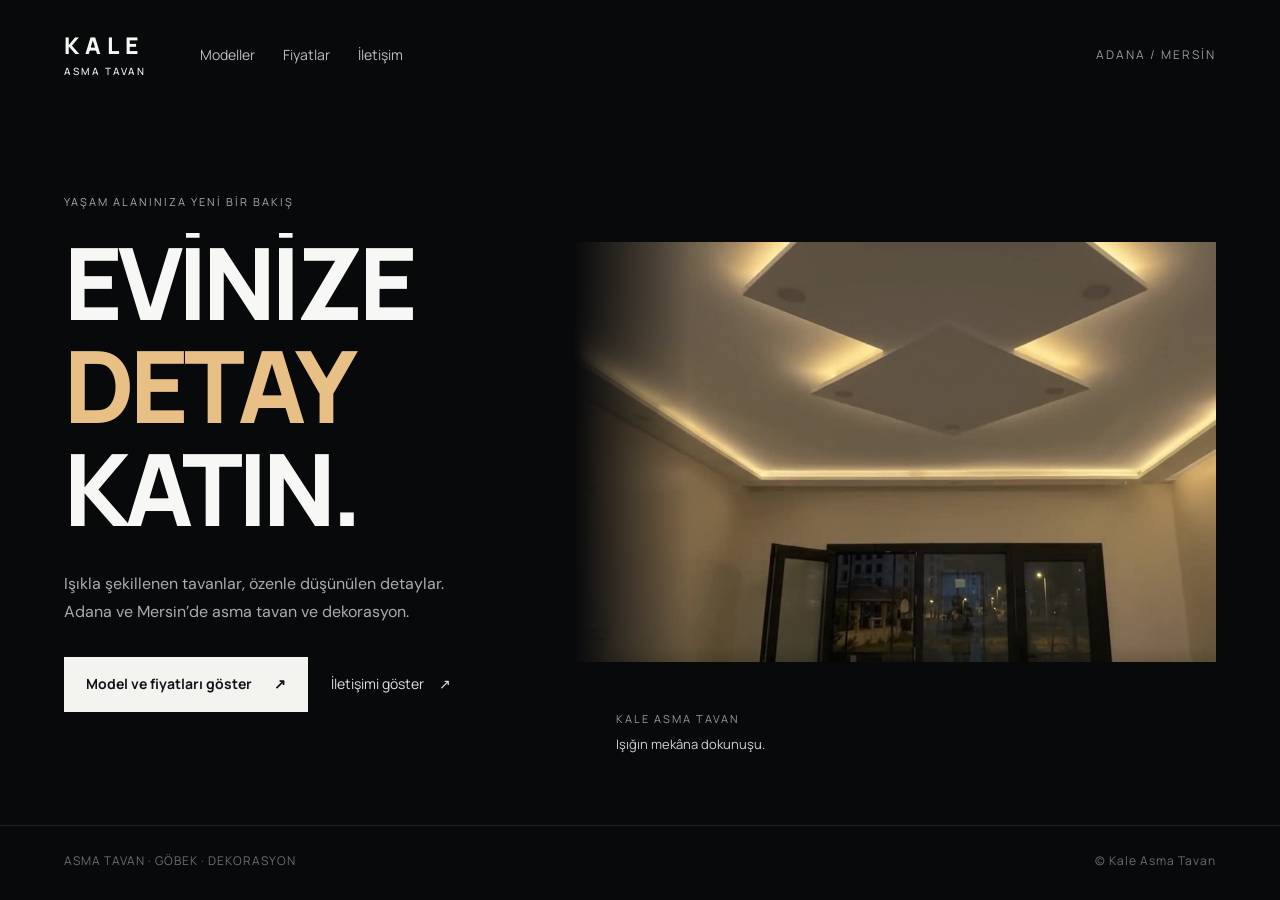
<file: index.html>
<!doctype html>
<html lang="tr"><head><meta charset="utf-8"><meta name="viewport" content="width=device-width,initial-scale=1"><title>Adana & Mersin | Kale Asma Tavan</title><meta name="description" content="Adana ve Mersin'de asma tavan. Asma tavan, göbek ve elektrik tesisatı anahtar teslim oda başı 25.000 TL. Modellerimizi inceleyin, Kale Asma Tavan'a WhatsApp üzerinden ulaşın."><link rel="icon" type="image/svg+xml" href="data:image/svg+xml,%3Csvg xmlns='http://www.w3.org/2000/svg' viewBox='0 0 40 40'%3E%3Crect width='40' height='40' rx='8' fill='%23182024'/%3E%3Cpath d='M9 29V11h6v7l10-7h7L19 21l13 8h-8l-9-6v6z' fill='%23edbd74'/%3E%3C/svg%3E"><link rel="stylesheet" href="/style.css"><link rel="stylesheet" href="/cinema.css?v=8"></head>
<body class="cinema-page"><header class="cinema-header"><div class="header-left"><a class="cinema-brand" href="/" aria-label="Kale Asma Tavan ana sayfa">KALE<span>ASMA TAVAN</span></a><nav aria-label="Ana menü"><a href="/modeller/#modeller">Modeller</a><a href="/modeller/#fiyatlar">Fiyatlar</a><a href="/iletisim/">İletişim</a></nav></div><span class="cinema-location">ADANA / MERSİN</span></header><main class="cinema-main"><div class="cinema-copy"><p class="cinema-eyebrow">YAŞAM ALANINIZA YENİ BİR BAKIŞ</p><h1 aria-label="Evinize detay katın."><span class="word-line"><span>EVİNİZE</span></span><span class="word-line"><span>DETAY</span></span><span class="word-line"><span>KATIN.</span></span></h1><p class="cinema-description">Işıkla şekillenen tavanlar, özenle düşünülen detaylar.<br>Adana ve Mersin’de asma tavan ve dekorasyon.</p><div class="cinema-actions"><a class="cinema-button" href="/modeller/">Model ve fiyatları göster <span>↗</span></a><a class="cinema-contact" href="/iletisim/">İletişimi göster <span>↗</span></a></div></div><div class="cinema-media"><video id="ceiling-film" autoplay muted loop playsinline preload="auto" webkit-playsinline poster="/assets/ceiling-poster.jpg" aria-label="Işıkları açılan asma tavan tanıtım videosu"><source src="/assets/ceiling-intro.mp4?v=8" type="video/mp4"></video><div class="film-bottom"><span>KALE ASMA TAVAN <small>Işığın mekâna dokunuşu.</small></span></div></div></main><footer class="cinema-footer"><span>ASMA TAVAN · GÖBEK · DEKORASYON</span><span>© Kale Asma Tavan</span></footer><script src="/cinema.js?v=8"></script></body></html>
</file>
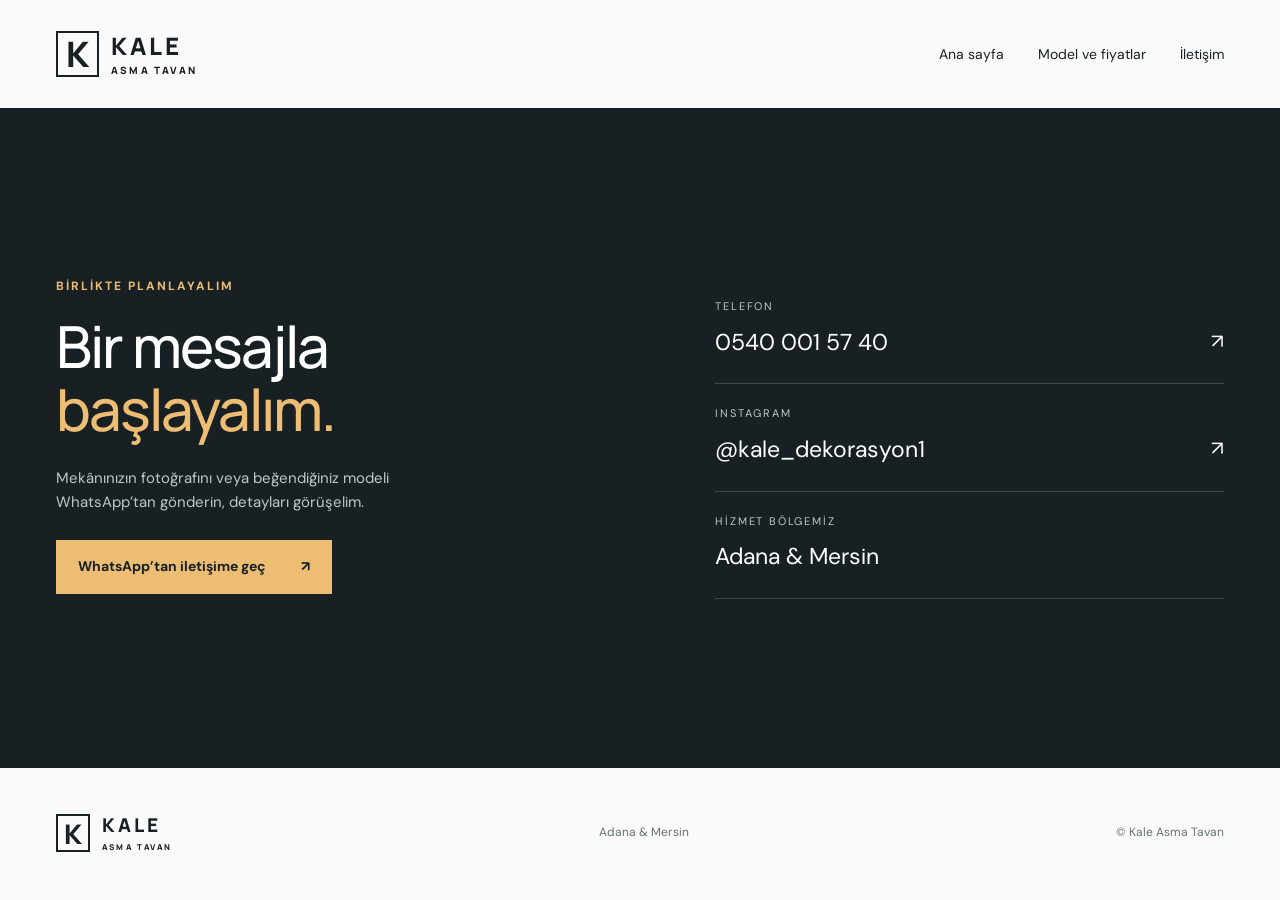
<file: iletisim/index.html>
<!doctype html>
<html lang="tr"><head><meta charset="utf-8"><meta name="viewport" content="width=device-width,initial-scale=1"><title>İletişim | Kale Asma Tavan</title><meta name="description" content="Adana ve Mersin'de asma tavan. Asma tavan, göbek ve elektrik tesisatı anahtar teslim oda başı 25.000 TL. Modellerimizi inceleyin, Kale Asma Tavan'a WhatsApp üzerinden ulaşın."><link rel="icon" type="image/svg+xml" href="data:image/svg+xml,%3Csvg xmlns='http://www.w3.org/2000/svg' viewBox='0 0 40 40'%3E%3Crect width='40' height='40' rx='8' fill='%23182024'/%3E%3Cpath d='M9 29V11h6v7l10-7h7L19 21l13 8h-8l-9-6v6z' fill='%23edbd74'/%3E%3C/svg%3E"><link rel="stylesheet" href="/style.css"></head>
<body class="inner-page"><header class="header wrap"><a href="/" class="brand" aria-label="Kale Asma Tavan ana sayfa"><span class="mark">K</span><span>KALE<small>ASMA TAVAN</small></span></a><nav aria-label="Ana menü"><a href="/">Ana sayfa</a><a href="/modeller/">Model ve fiyatlar</a><a href="/iletisim/">İletişim</a></nav></header><main><section id="iletisim" class="contact"><div class="wrap contact-grid"><div><p class="eyebrow">BİRLİKTE PLANLAYALIM</p><h1>Bir mesajla<br><em>başlayalım.</em></h1><p>Mekânınızın fotoğrafını veya beğendiğiniz modeli<br class="desktop"> WhatsApp’tan gönderin, detayları görüşelim.</p><a class="button primary" href="https://wa.me/905400015740?text=Merhaba%2C%20asma%20tavan%20i%C3%A7in%20bilgi%20almak%20istiyorum." target="_blank" rel="noopener">WhatsApp’tan iletişime geç <span>↗</span></a></div><div class="contact-details"><a href="tel:+905400015740"><span>TELEFON</span><strong>0540 001 57 40</strong><b>↗</b></a><a href="https://www.instagram.com/kale_dekorasyon1/" target="_blank" rel="noopener"><span>INSTAGRAM</span><strong>@kale_dekorasyon1</strong><b>↗</b></a><div><span>HİZMET BÖLGEMİZ</span><strong>Adana & Mersin</strong></div></div></div></section></main><footer class="wrap"><a href="/" class="brand" aria-label="Kale Asma Tavan ana sayfa"><span class="mark">K</span><span>KALE<small>ASMA TAVAN</small></span></a><p>Adana & Mersin</p><span>© Kale Asma Tavan</span></footer><script src="/app.js"></script></body></html>
</file>
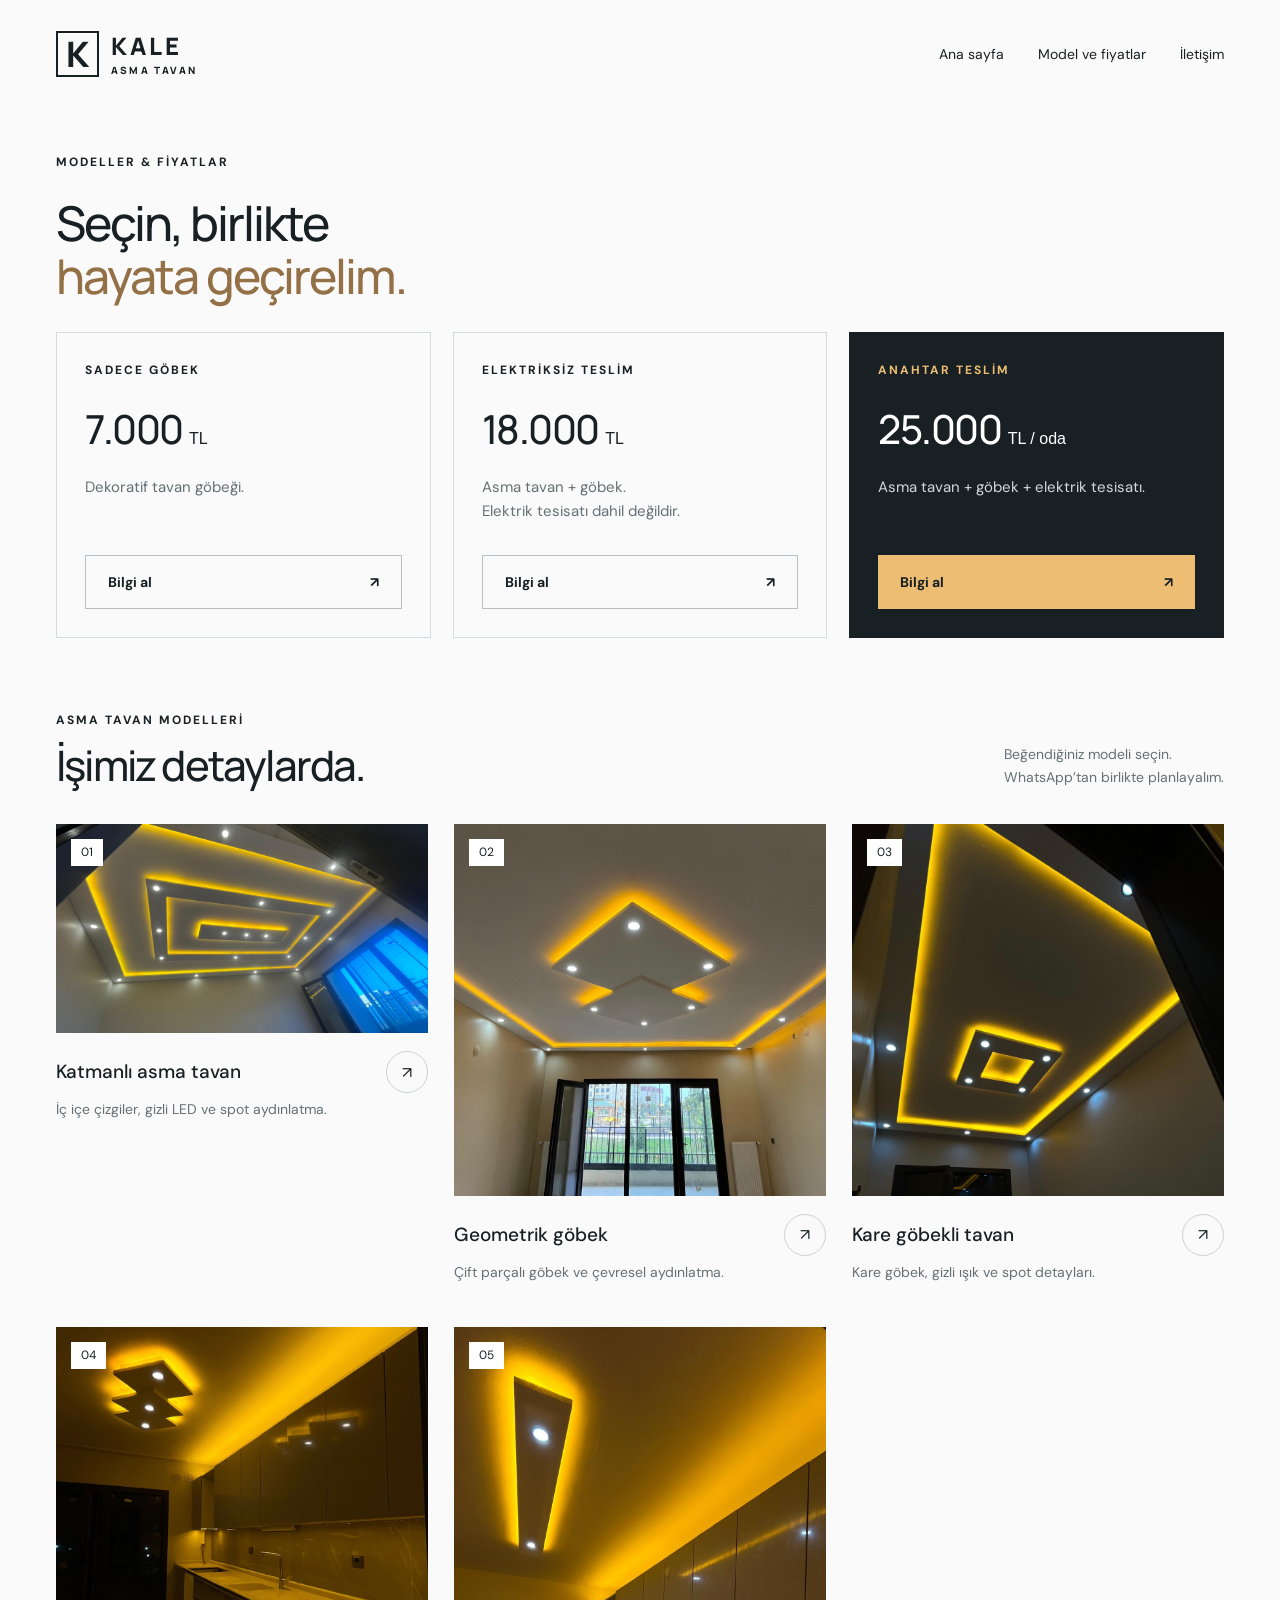
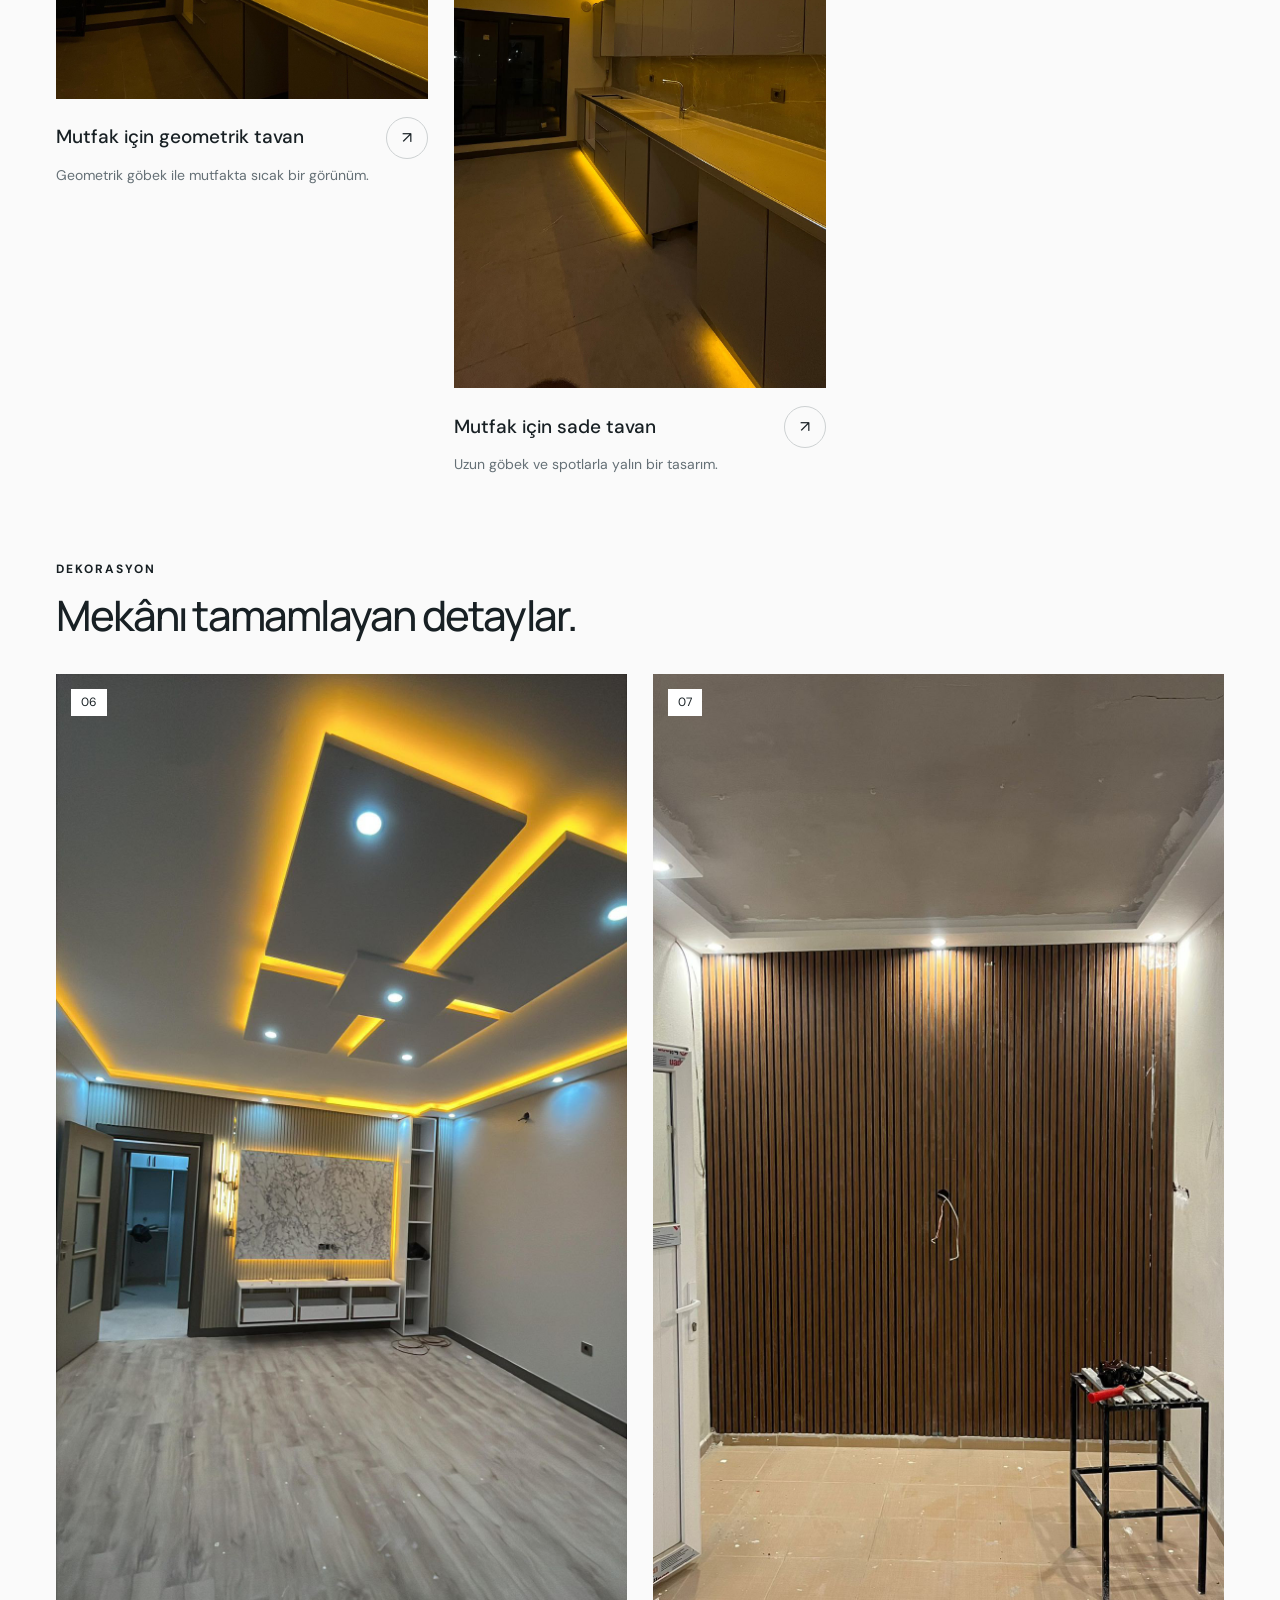
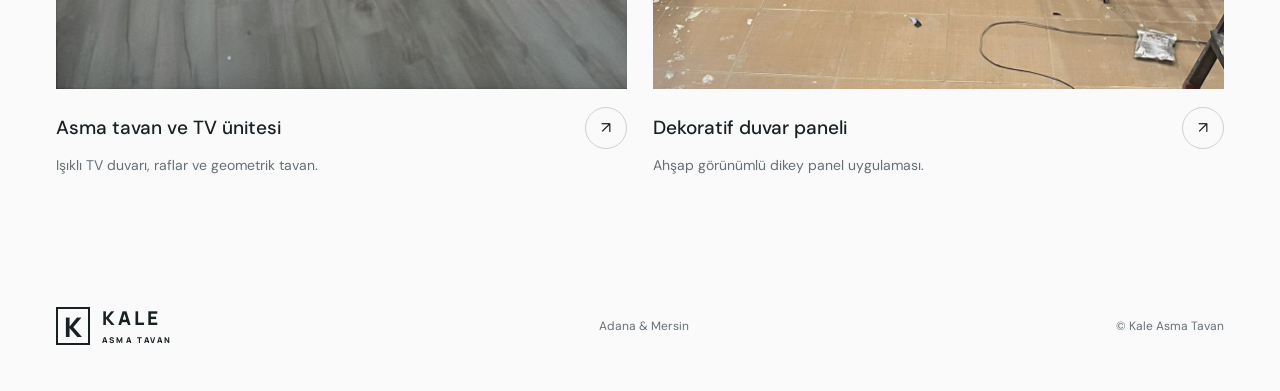
<file: modeller/index.html>
<!doctype html>
<html lang="tr"><head><meta charset="utf-8"><meta name="viewport" content="width=device-width,initial-scale=1"><title>Model ve fiyatlar | Kale Asma Tavan</title><meta name="description" content="Adana ve Mersin'de asma tavan. Asma tavan, göbek ve elektrik tesisatı anahtar teslim oda başı 25.000 TL. Modellerimizi inceleyin, Kale Asma Tavan'a WhatsApp üzerinden ulaşın."><link rel="icon" type="image/svg+xml" href="data:image/svg+xml,%3Csvg xmlns='http://www.w3.org/2000/svg' viewBox='0 0 40 40'%3E%3Crect width='40' height='40' rx='8' fill='%23182024'/%3E%3Cpath d='M9 29V11h6v7l10-7h7L19 21l13 8h-8l-9-6v6z' fill='%23edbd74'/%3E%3C/svg%3E"><link rel="stylesheet" href="/style.css"></head>
<body class="inner-page"><header class="header wrap"><a href="/" class="brand" aria-label="Kale Asma Tavan ana sayfa"><span class="mark">K</span><span>KALE<small>ASMA TAVAN</small></span></a><nav aria-label="Ana menü"><a href="/">Ana sayfa</a><a href="/modeller/">Model ve fiyatlar</a><a href="/iletisim/">İletişim</a></nav></header><main><section class="price-page wrap"><div><p class="eyebrow">MODELLER & FİYATLAR</p><h1>Seçin, birlikte<br><em>hayata geçirelim.</em></h1></div></section><section id="fiyatlar" class="pricing-grid wrap" aria-label="Fiyat seçenekleri"><article class="pricing-card"><p class="eyebrow">SADECE GÖBEK</p><h2>7.000 <small>TL</small></h2><p>Dekoratif tavan göbeği.</p><a class="button secondary" href="https://wa.me/905400015740?text=Merhaba%2C%207.000%20TL%20sadece%20g%C3%B6bek%20uygulamas%C4%B1%20hakk%C4%B1nda%20bilgi%20almak%20istiyorum." target="_blank" rel="noopener">Bilgi al <span>↗</span></a></article><article class="pricing-card"><p class="eyebrow">ELEKTRİKSİZ TESLİM</p><h2>18.000 <small>TL</small></h2><p>Asma tavan + göbek.<br>Elektrik tesisatı dahil değildir.</p><a class="button secondary" href="https://wa.me/905400015740?text=Merhaba%2C%2018.000%20TL%20elektriksiz%20teslim%20paketi%20hakk%C4%B1nda%20bilgi%20almak%20istiyorum." target="_blank" rel="noopener">Bilgi al <span>↗</span></a></article><article class="pricing-card featured"><p class="eyebrow">ANAHTAR TESLİM</p><h2>25.000 <small>TL / oda</small></h2><p>Asma tavan + göbek + elektrik tesisatı.</p><a class="button primary" href="https://wa.me/905400015740?text=Merhaba%2C%20oda%20ba%C5%9F%C4%B1%2025.000%20TL%20anahtar%20teslim%20paket%20hakk%C4%B1nda%20bilgi%20almak%20istiyorum." target="_blank" rel="noopener">Bilgi al <span>↗</span></a></article></section><section id="modeller" class="models wrap"><div class="section-head"><div><p class="eyebrow">ASMA TAVAN MODELLERİ</p><h2>İşimiz detaylarda.</h2></div><p>Beğendiğiniz modeli seçin.<br>WhatsApp’tan birlikte planlayalım.</p></div><div class="gallery"><article class="model"><a class="model-photo" href="/assets/kale-01.jpg" target="_blank" rel="noopener" aria-label="Katmanlı asma tavan fotoğrafını büyük aç"><img src="/assets/kale-01.jpg" alt="Katmanlı asma tavan — Kale Asma Tavan" loading="lazy"><span>01</span></a><div class="model-title"><h3>Katmanlı asma tavan</h3><a data-model="Katmanlı asma tavan" href="https://wa.me/905400015740?text=Merhaba%2C%20Katmanl%C4%B1%20asma%20tavan%20hakk%C4%B1nda%20bilgi%20almak%20istiyorum." target="_blank" rel="noopener" aria-label="Katmanlı asma tavan için WhatsApp’tan bilgi al">↗</a></div><p>İç içe çizgiler, gizli LED ve spot aydınlatma.</p></article><article class="model"><a class="model-photo" href="/assets/kale-02.jpg" target="_blank" rel="noopener" aria-label="Geometrik göbek fotoğrafını büyük aç"><img src="/assets/kale-02.jpg" alt="Geometrik göbek — Kale Asma Tavan" loading="lazy"><span>02</span></a><div class="model-title"><h3>Geometrik göbek</h3><a data-model="Geometrik göbek" href="https://wa.me/905400015740?text=Merhaba%2C%20Geometrik%20g%C3%B6bek%20hakk%C4%B1nda%20bilgi%20almak%20istiyorum." target="_blank" rel="noopener" aria-label="Geometrik göbek için WhatsApp’tan bilgi al">↗</a></div><p>Çift parçalı göbek ve çevresel aydınlatma.</p></article><article class="model"><a class="model-photo" href="/assets/kale-03.jpg" target="_blank" rel="noopener" aria-label="Kare göbekli tavan fotoğrafını büyük aç"><img src="/assets/kale-03.jpg" alt="Kare göbekli tavan — Kale Asma Tavan" loading="lazy"><span>03</span></a><div class="model-title"><h3>Kare göbekli tavan</h3><a data-model="Kare göbekli tavan" href="https://wa.me/905400015740?text=Merhaba%2C%20Kare%20g%C3%B6bekli%20tavan%20hakk%C4%B1nda%20bilgi%20almak%20istiyorum." target="_blank" rel="noopener" aria-label="Kare göbekli tavan için WhatsApp’tan bilgi al">↗</a></div><p>Kare göbek, gizli ışık ve spot detayları.</p></article><article class="model"><a class="model-photo" href="/assets/kale-04.jpg" target="_blank" rel="noopener" aria-label="Mutfak için geometrik tavan fotoğrafını büyük aç"><img src="/assets/kale-04.jpg" alt="Mutfak için geometrik tavan — Kale Asma Tavan" loading="lazy"><span>04</span></a><div class="model-title"><h3>Mutfak için geometrik tavan</h3><a data-model="Mutfak için geometrik tavan" href="https://wa.me/905400015740?text=Merhaba%2C%20Mutfak%20i%C3%A7in%20geometrik%20tavan%20hakk%C4%B1nda%20bilgi%20almak%20istiyorum." target="_blank" rel="noopener" aria-label="Mutfak için geometrik tavan için WhatsApp’tan bilgi al">↗</a></div><p>Geometrik göbek ile mutfakta sıcak bir görünüm.</p></article><article class="model"><a class="model-photo" href="/assets/kale-05.jpg" target="_blank" rel="noopener" aria-label="Mutfak için sade tavan fotoğrafını büyük aç"><img src="/assets/kale-05.jpg" alt="Mutfak için sade tavan — Kale Asma Tavan" loading="lazy"><span>05</span></a><div class="model-title"><h3>Mutfak için sade tavan</h3><a data-model="Mutfak için sade tavan" href="https://wa.me/905400015740?text=Merhaba%2C%20Mutfak%20i%C3%A7in%20sade%20tavan%20hakk%C4%B1nda%20bilgi%20almak%20istiyorum." target="_blank" rel="noopener" aria-label="Mutfak için sade tavan için WhatsApp’tan bilgi al">↗</a></div><p>Uzun göbek ve spotlarla yalın bir tasarım.</p></article></div></section><section class="models wrap additional"><div class="section-head"><div><p class="eyebrow">DEKORASYON</p><h2>Mekânı tamamlayan detaylar.</h2></div></div><div class="gallery decor-gallery"><article class="model"><a class="model-photo" href="/assets/kale-06.jpg" target="_blank" rel="noopener" aria-label="Asma tavan ve TV ünitesi fotoğrafını büyük aç"><img src="/assets/kale-06.jpg" alt="Asma tavan ve TV ünitesi — Kale Asma Tavan" loading="lazy"><span>06</span></a><div class="model-title"><h3>Asma tavan ve TV ünitesi</h3><a data-model="Asma tavan ve TV ünitesi" href="https://wa.me/905400015740?text=Merhaba%2C%20Asma%20tavan%20ve%20TV%20%C3%BCnitesi%20hakk%C4%B1nda%20bilgi%20almak%20istiyorum." target="_blank" rel="noopener" aria-label="Asma tavan ve TV ünitesi için WhatsApp’tan bilgi al">↗</a></div><p>Işıklı TV duvarı, raflar ve geometrik tavan.</p></article><article class="model"><a class="model-photo" href="/assets/kale-07.jpg" target="_blank" rel="noopener" aria-label="Dekoratif duvar paneli fotoğrafını büyük aç"><img src="/assets/kale-07.jpg" alt="Dekoratif duvar paneli — Kale Asma Tavan" loading="lazy"><span>07</span></a><div class="model-title"><h3>Dekoratif duvar paneli</h3><a data-model="Dekoratif duvar paneli" href="https://wa.me/905400015740?text=Merhaba%2C%20Dekoratif%20duvar%20paneli%20hakk%C4%B1nda%20bilgi%20almak%20istiyorum." target="_blank" rel="noopener" aria-label="Dekoratif duvar paneli için WhatsApp’tan bilgi al">↗</a></div><p>Ahşap görünümlü dikey panel uygulaması.</p></article></div></section></main><footer class="wrap"><a href="/" class="brand" aria-label="Kale Asma Tavan ana sayfa"><span class="mark">K</span><span>KALE<small>ASMA TAVAN</small></span></a><p>Adana & Mersin</p><span>© Kale Asma Tavan</span></footer><script src="/app.js"></script></body></html>
</file>
<file: style.css>
@import url('https://fonts.googleapis.com/css2?family=DM+Sans:wght@400;500;600;700&family=Manrope:wght@400;500;600;700;800&display=swap');
:root{--ink:#182024;--muted:#657076;--paper:#fafafa;--gold:#edbd74}*{box-sizing:border-box}html{scroll-behavior:smooth;scroll-padding-top:25px}body{margin:0;color:var(--ink);background:var(--paper);font-family:'DM Sans',Arial,sans-serif;font-size:16px;line-height:1.6}a{color:inherit;text-decoration:none}a:focus-visible{outline:3px solid #b07326;outline-offset:5px}img{display:block;width:100%;height:100%;object-fit:cover}.wrap{max-width:1320px;width:calc(100% - 112px);margin:auto}.header{height:108px;display:flex;align-items:center;justify-content:space-between}.brand{display:flex;gap:12px;align-items:center;font-family:Manrope,Arial,sans-serif;font-size:24px;font-weight:800;letter-spacing:3px;line-height:1.15}.brand small{font-size:10px;letter-spacing:2.2px;display:block;margin-top:5px}.mark{width:43px;height:46px;border:2px solid currentColor;display:grid;place-items:center;font-size:35px;letter-spacing:-4px;padding-right:4px;line-height:1}nav{display:flex;gap:34px;font-size:14px}.header-phone{font-size:14px;font-weight:700;display:flex;gap:22px}.hero{display:grid;grid-template-columns:1fr 1.05fr;min-height:638px;gap:40px;padding-bottom:36px}.hero-copy{padding-top:42px;display:flex;flex-direction:column}.eyebrow{font-size:12px;font-weight:700;letter-spacing:2px;display:flex;align-items:center;gap:10px;margin:0 0 25px}.eyebrow span{width:20px;height:1px;background:currentColor}h1{font-family:Manrope,Arial,sans-serif;font-size:clamp(48px,5.5vw,78px);font-weight:500;line-height:1.09;letter-spacing:-4px;margin:0 0 25px}h1 em{font-style:normal;color:#947047}.intro{max-width:390px;color:var(--muted);margin:0 0 29px;line-height:1.8}.actions{display:flex;align-items:center;gap:26px}.button{display:inline-flex;align-items:center;justify-content:space-between;gap:35px;min-height:54px;padding:14px 22px;font-size:14px;font-weight:700}.primary{background:var(--gold);color:var(--ink);transition:background .2s}.primary:hover{background:#e6aa55}.text-link{font-size:14px;border-bottom:1px solid #c7cbcd;padding:8px 0}.hero-note{display:flex;justify-content:space-between;border-top:1px solid #dce0e1;padding-top:17px;margin-top:auto;font-size:12px;color:var(--muted);gap:15px}.hero-note span:first-child{font-weight:700;letter-spacing:1px}.hero-visual{position:relative;min-height:600px;overflow:hidden;background:#343a3c}.hero-visual:after{content:'';position:absolute;inset:0;background:linear-gradient(0deg,rgba(0,0,0,.68),transparent 65%)}.hero-visual img{position:absolute;inset:0}.photo-caption{position:absolute;bottom:36px;left:34px;color:white;z-index:1}.photo-caption>span{font-size:11px;letter-spacing:2px}.photo-caption strong{font-family:Manrope,Arial,sans-serif;display:block;font-size:28px;line-height:1.35;font-weight:500;margin:12px 0}.photo-caption small{font-size:12px;color:#e0e3e4}.vertical-label{position:absolute;right:17px;top:25px;writing-mode:vertical-rl;font-size:10px;letter-spacing:3px;color:white;z-index:1}.models{padding-top:73px;padding-bottom:80px}.section-head{display:flex;justify-content:space-between;align-items:end;margin-bottom:33px;gap:28px}.section-head .eyebrow{margin-bottom:10px}h2{font-family:Manrope,Arial,sans-serif;font-weight:500;font-size:42px;line-height:1.22;letter-spacing:-1.8px;margin:0}.section-head>p{font-size:14px;color:var(--muted);margin:0 0 3px}.gallery{display:grid;grid-template-columns:repeat(3,1fr);gap:26px}.model-photo{height:290px;position:relative;overflow:hidden;background:#ddd}.model-photo img{transition:transform .4s}.model:hover img{transform:scale(1.035)}.model-photo>span{position:absolute;top:15px;left:15px;background:white;padding:4px 10px;font-size:12px}.model-title{display:flex;justify-content:space-between;align-items:center;gap:10px;padding-top:18px}.model-title h3{font-size:19px;font-weight:500;margin:0}.model-title a{border:1px solid #cdd1d2;border-radius:50%;width:42px;height:42px;display:grid;place-items:center}.model-title a:hover{background:var(--gold)}.model p{color:var(--muted);font-size:14px;margin:5px 0}.example-note{font-size:12px;color:var(--muted);margin:28px 0 0}.contact{background:var(--ink);color:white;padding:68px 0}.contact-grid{display:grid;grid-template-columns:1.1fr 1fr;gap:100px}.contact .eyebrow{color:var(--gold);margin-bottom:18px}.contact h2{font-size:46px}.contact p:not(.eyebrow){font-size:15px;color:#bfc7cb;margin:20px 0 26px}.contact-details>div,.contact-details>a{display:block;position:relative;padding:21px 30px 23px 0;border-bottom:1px solid #41484c}.contact-details span{font-size:11px;letter-spacing:1.8px;color:#bfc7cb;display:block;margin-bottom:8px}.contact-details strong{font-size:23px;font-weight:400;overflow-wrap:anywhere}.contact-details b{position:absolute;right:0;top:48px;font-size:20px;font-weight:400}footer{min-height:130px;display:flex;justify-content:space-between;align-items:center;gap:20px}footer .brand{font-size:19px}footer .mark{width:34px;height:38px;font-size:27px}footer .brand small{font-size:8px}footer p,footer>span{color:var(--muted);font-size:12px}@media(min-width:1500px){.hero{min-height:700px}.hero-visual{min-height:650px}}@media(max-width:1000px){.wrap{width:calc(100% - 48px)}.hero{gap:25px}.hero-copy{padding-top:25px}h1{letter-spacing:-2.5px}.actions{gap:15px;flex-wrap:wrap}.hero-note{margin-top:30px;flex-wrap:wrap}.hero-visual{min-height:570px}.contact-grid{gap:45px}.model-photo{height:240px}}@media(max-width:650px){.wrap{width:calc(100% - 36px)}.header{height:86px}.brand{font-size:21px}.header-phone{display:none}nav{gap:19px}.hero{grid-template-columns:1fr;gap:24px;padding-bottom:0}.hero-copy{padding-top:19px}h1{font-size:58px;line-height:1.06}h1 br:last-of-type{display:none}.eyebrow{margin-bottom:21px}.intro{font-size:16px;max-width:100%}.hero-note{display:none}.hero-visual{min-height:430px}.hero .actions{margin-bottom:8px;gap:20px}.photo-caption strong{font-size:26px}.models{padding-top:57px;padding-bottom:48px}.section-head{display:block}.section-head>p{margin-top:16px}h2{font-size:35px}.gallery{grid-template-columns:1fr;gap:30px}.model-photo{height:320px}.contact{padding:46px 0}.contact-grid{grid-template-columns:1fr;gap:20px}.contact h2{font-size:39px}.contact-details strong{font-size:22px}footer{flex-wrap:wrap;padding-top:28px;padding-bottom:28px}footer p{display:none}.desktop{display:none}}@media(prefers-reduced-motion:reduce){html{scroll-behavior:auto}*{transition:none!important}}

.price-offer{border-left:3px solid var(--gold);padding:4px 0 4px 19px;margin:0 0 27px}.price-offer>span{font-size:11px;letter-spacing:2px;font-weight:700}.price-offer strong{display:block;font-family:Manrope,Arial,sans-serif;font-size:42px;line-height:1.4;letter-spacing:-1px}.price-offer small{font-family:Arial,sans-serif;font-size:16px;font-weight:400;letter-spacing:0;color:var(--muted)}.price-offer p{font-size:14px;margin:3px 0 0;color:var(--muted)}.hero-note{margin-top:28px}.hero-visual{min-height:700px}.hero-visual img{object-position:center 35%}.model-photo{display:block;height:330px}.model-photo img{object-position:center 30%}.gallery{row-gap:38px}.additional{padding-top:0}.decor-gallery{grid-template-columns:repeat(2,1fr)}.decor-gallery .model-photo{height:510px}.contact-price strong{color:var(--gold);font-size:20px}.hero-copy{padding-top:20px}@media(max-width:1000px){.price-offer strong{font-size:34px}.hero-visual{min-height:700px}.model-photo{height:290px}}@media(max-width:650px){.hero-visual{min-height:460px}.price-offer strong{font-size:40px}.hero-note{display:none}.model-photo{height:380px}.decor-gallery{grid-template-columns:1fr}.decor-gallery .model-photo{height:500px}.additional h2{font-size:32px}.hero-copy{padding-top:19px}}

.location-label{font-size:12px;letter-spacing:2px;color:var(--muted)}.intro-page{display:grid;grid-template-columns:1fr 1fr;gap:65px;align-items:center;min-height:calc(100svh - 240px);padding-top:20px;padding-bottom:45px}.intro-copy h1{font-size:clamp(48px,5vw,72px)}.intro-copy .intro{max-width:440px;margin-top:26px}.intro-actions{display:flex;flex-direction:column;gap:13px;max-width:365px}.intro-actions .button{min-height:60px;font-size:16px}.secondary{border:1px solid #b9bfc2;background:transparent}.secondary:hover{background:#edf0f1}.intro-video{margin:0;position:relative;height:620px;background:var(--ink);overflow:hidden}.intro-video video{width:100%;height:100%;display:block;object-fit:cover;object-position:center 30%}.intro-video:after{content:'';position:absolute;inset:50% 0 0;background:linear-gradient(transparent,rgba(0,0,0,.8));pointer-events:none}.intro-video figcaption{position:absolute;bottom:30px;left:30px;right:30px;color:white;z-index:1}.intro-video figcaption>span{font-size:11px;letter-spacing:2px}.intro-video figcaption strong{display:block;font-size:26px;font-weight:500;margin:10px 0}.intro-video figcaption small{font-size:13px;color:#ddd}.price-page{display:grid;grid-template-columns:1fr 1fr;gap:50px;align-items:center;padding-top:45px;padding-bottom:35px;border-bottom:1px solid #dce0e1}.price-page h1{font-size:48px;letter-spacing:-2px;margin-bottom:20px}.price-page .price-offer{margin:0 0 20px}.price-page .text-link{display:inline-block;margin-top:15px}.inner-page .contact{min-height:calc(100svh - 240px);display:flex;align-items:center}.inner-page .contact h1{font-size:58px;letter-spacing:-2px}.inner-page .contact h1 em{color:var(--gold)}.inner-page nav{flex-wrap:wrap;justify-content:flex-end}.home-page footer{border-top:1px solid #e1e4e5}@media(max-width:1000px){.intro-page{gap:32px}.intro-video{height:590px}.intro-copy h1{font-size:53px}.price-page h1{font-size:40px}}@media(max-width:650px){.intro-page{grid-template-columns:1fr;gap:30px;padding-top:25px}.intro-copy h1{font-size:54px;letter-spacing:-2px}.intro-actions{max-width:none}.intro-video{height:390px}.location-label{font-size:10px;letter-spacing:1px}.price-page{grid-template-columns:1fr;gap:16px;padding-top:30px}.inner-page .header{height:auto;min-height:100px;gap:20px;align-items:center}.inner-page nav{gap:12px;font-size:13px;max-width:195px}.price-page h1{font-size:40px}.inner-page .contact h1{font-size:45px}.intro-video figcaption{left:24px;bottom:24px}.intro-video figcaption strong{font-size:24px}}

.price-page{display:block;border-bottom:0;padding-bottom:10px}.pricing-grid{display:grid;grid-template-columns:repeat(3,1fr);gap:22px}.pricing-card{padding:28px;border:1px solid #d5dadd;display:flex;flex-direction:column}.pricing-card h2{font-size:40px;letter-spacing:-1.5px}.pricing-card h2 small{font-family:Arial,sans-serif;font-size:16px;letter-spacing:0;font-weight:400}.pricing-card>p:not(.eyebrow){color:var(--muted);font-size:15px;min-height:55px;margin:21px 0 25px}.pricing-card .button{margin-top:auto}.pricing-card.featured{background:var(--ink);color:white;border-color:var(--ink)}.pricing-card.featured>p:not(.eyebrow){color:#d2d8dc}.pricing-card.featured .eyebrow{color:var(--gold)}@media(max-width:950px){.pricing-grid{gap:14px}.pricing-card{padding:20px}.pricing-card h2{font-size:32px}.pricing-card .eyebrow{font-size:11px;letter-spacing:1px}}@media(max-width:650px){.pricing-grid{grid-template-columns:1fr}.pricing-card{padding:27px}.pricing-card h2{font-size:40px}.pricing-card>p:not(.eyebrow){min-height:0}.price-page h1{margin-bottom:30px}}

/* Preserve complete original photographs on every page. */
.model-photo,.decor-gallery .model-photo{height:auto;overflow:visible;background:transparent}.model-photo img{height:auto;object-fit:contain;object-position:center;transform:none}.model:hover img{transform:none}.intro-video{height:auto;overflow:visible}.intro-video img{height:auto;object-fit:contain}.gallery{align-items:start}
</file>
<file: cinema.css>
.cinema-page{background:#08090b;color:#f7f7f5;font-family:'Manrope',Arial,sans-serif}.cinema-header{position:relative;z-index:2;padding:34px 5vw;display:flex;align-items:center;justify-content:space-between;gap:30px}.header-left{display:flex;align-items:center;gap:54px}.cinema-brand{font-size:23px;letter-spacing:6px;line-height:1;font-weight:800}.cinema-brand span{display:block;font-size:10px;letter-spacing:2.5px;font-weight:500;margin-top:9px}.cinema-header nav{gap:28px;font-size:14px;color:#bbbfc2}.cinema-header nav a:hover{color:white}.cinema-location{font-size:12px;letter-spacing:2px;color:#95999d}.cinema-main{position:relative;min-height:calc(100svh - 185px);display:grid;grid-template-columns:46% 54%;align-items:center;padding:20px 5vw 50px;gap:0;max-width:1920px;margin:auto}.cinema-copy{position:relative;z-index:1;padding:35px 0}.cinema-eyebrow{color:#a7aaaf;letter-spacing:2px;font-size:11px;margin:0 0 22px}.cinema-copy h1{font-size:clamp(65px,7.8vw,125px);font-weight:800;line-height:1;letter-spacing:-5px;margin:0 0 28px}.word-line{display:block;overflow:hidden;padding-bottom:8px;margin-bottom:-5px}.word-line>span{display:block;animation:word-reveal 1.15s cubic-bezier(.2,.75,.2,1) both}.word-line:nth-child(2)>span{animation-delay:.15s;color:#e8bf85}.word-line:nth-child(3)>span{animation-delay:.3s}.cinema-description{font-family:'DM Sans',Arial,sans-serif;color:#a8acb1;font-size:16px;line-height:1.8;max-width:430px;margin-bottom:30px;animation:fade-reveal 1s .65s both}.cinema-actions{display:flex;align-items:center;gap:23px;flex-wrap:wrap;animation:fade-reveal 1s .85s both}.cinema-button{background:#f3f3f0;color:#111318;padding:16px 22px;font-size:14px;font-weight:700;display:flex;gap:22px;align-items:center;min-height:54px}.cinema-button:hover{background:#e8bf85}.cinema-contact{font-size:14px;display:flex;gap:15px;padding:15px 0;color:#dedfe1}.cinema-media{position:relative;align-self:stretch;display:flex;align-items:center;min-width:0;background:#08090b;animation:fade-reveal 1.6s .1s both;margin-left:-20px}.cinema-media video{display:block;width:100%;height:auto;max-height:78svh;object-fit:contain}.cinema-media:after{content:'';position:absolute;inset:0;pointer-events:none;background:linear-gradient(90deg,#08090b 0,transparent 18%),linear-gradient(0deg,#08090b 1%,transparent 20%,transparent 85%,#08090b 100%)}.film-bottom{position:absolute;bottom:20px;left:42px;right:0;z-index:1;display:flex;align-items:end;justify-content:space-between;gap:16px}.film-bottom>span{font-size:11px;letter-spacing:2px;color:#96999e}.film-bottom small{display:block;font-size:13px;letter-spacing:0;color:#d0d2d5;margin-top:7px}.film-bottom button{font:inherit;color:#d2d4d7;background:#15171b;border:1px solid #3b3e44;padding:9px 14px;cursor:pointer;font-size:12px;min-height:42px}.cinema-footer{min-height:70px;display:flex;align-items:center;justify-content:space-between;padding:20px 5vw;border-top:1px solid #202227;color:#777d85;font-size:11px;letter-spacing:1px;gap:20px}@keyframes word-reveal{from{transform:translateY(110%);opacity:0}to{transform:translateY(0);opacity:1}}@keyframes fade-reveal{from{opacity:0;transform:translateY(12px)}to{opacity:1;transform:translateY(0)}}@media(max-width:1000px){.header-left{gap:30px}.cinema-location{display:none}.cinema-copy h1{font-size:80px}.cinema-main{grid-template-columns:49% 51%}.cinema-media{margin-left:0}.film-bottom{left:25px}.cinema-description{font-size:15px}.cinema-media video{max-height:none}}@media(max-width:650px){.cinema-header{padding:25px 22px}.header-left{width:100%;justify-content:space-between;gap:20px}.cinema-brand{font-size:20px;letter-spacing:4px}.cinema-brand span{font-size:8px;letter-spacing:1.7px}.cinema-header nav{gap:14px;font-size:13px}.cinema-main{display:flex;flex-direction:column;padding:10px 22px 0;min-height:0;align-items:stretch}.cinema-copy{padding:25px 0 12px}.cinema-eyebrow{font-size:10px;letter-spacing:1.3px;margin-bottom:20px}.cinema-copy h1{font-size:clamp(65px,18vw,100px);letter-spacing:-3px}.cinema-description{font-size:16px;line-height:1.65}.cinema-actions{gap:14px}.cinema-button{font-size:14px;padding:14px 17px}.cinema-contact{font-size:14px}.cinema-media{min-height:340px;padding-bottom:70px;margin-top:15px}.cinema-media:after{background:linear-gradient(0deg,#08090b 15%,transparent 35%,transparent 85%,#08090b 100%)}.film-bottom{left:0;bottom:22px}.cinema-footer{padding:20px 22px;font-size:10px;flex-wrap:wrap;gap:8px}.cinema-footer>span{max-width:100%}}@media(prefers-reduced-motion:reduce){.word-line>span,.cinema-description,.cinema-actions,.cinema-media{animation:none}}

/* Compact, touch-friendly phone layout. */
@media(max-width:650px){
.cinema-header{padding:20px 20px 10px}.header-left{gap:16px;flex-wrap:wrap}.cinema-header nav{gap:18px;flex-wrap:wrap}.cinema-header nav a{min-height:44px;display:flex;align-items:center;font-size:14px}
.cinema-main{padding:0 20px}.cinema-copy{padding:22px 0 8px}.cinema-copy h1{font-size:clamp(56px,17vw,88px);line-height:1.02;letter-spacing:-2.5px;margin-bottom:21px}.cinema-eyebrow{font-size:11px;letter-spacing:1px;margin-bottom:18px}
.cinema-description{font-size:16px;margin:0 0 22px}.cinema-description br{display:none}.cinema-actions{display:grid;grid-template-columns:1fr;gap:8px}.cinema-button,.cinema-contact{min-height:50px;justify-content:space-between;width:100%;padding:14px 17px}.cinema-contact{border:1px solid #36393e}
.cinema-media{min-height:0;padding:0;margin:22px 0 0;display:block}.cinema-media video{width:100%;height:auto;aspect-ratio:1100/720;object-fit:contain}.cinema-media:after{display:none}.film-bottom{position:static;margin:17px 0 25px}.cinema-footer{padding:18px 20px;line-height:1.8;font-size:11px;letter-spacing:.5px}
}
@media(max-width:380px){.cinema-brand{font-size:18px}.cinema-header nav{gap:12px}.cinema-header nav a{font-size:13px}.cinema-header,.cinema-main,.cinema-footer{padding-left:16px;padding-right:16px}}

/* Replay the heading after navigation and mobile page restoration. */
.word-line>span{animation:none}
.heading-ready .word-line>span{animation:word-reveal 1.4s cubic-bezier(.2,.75,.2,1) both}
.heading-ready .word-line:nth-child(2)>span{animation-delay:.22s}
.heading-ready .word-line:nth-child(3)>span{animation-delay:.44s}
@keyframes gentle-reveal{from{opacity:.35}to{opacity:1}}
@media(prefers-reduced-motion:reduce){.heading-ready .word-line>span{animation-name:gentle-reveal;animation-duration:.8s}}
</file>
